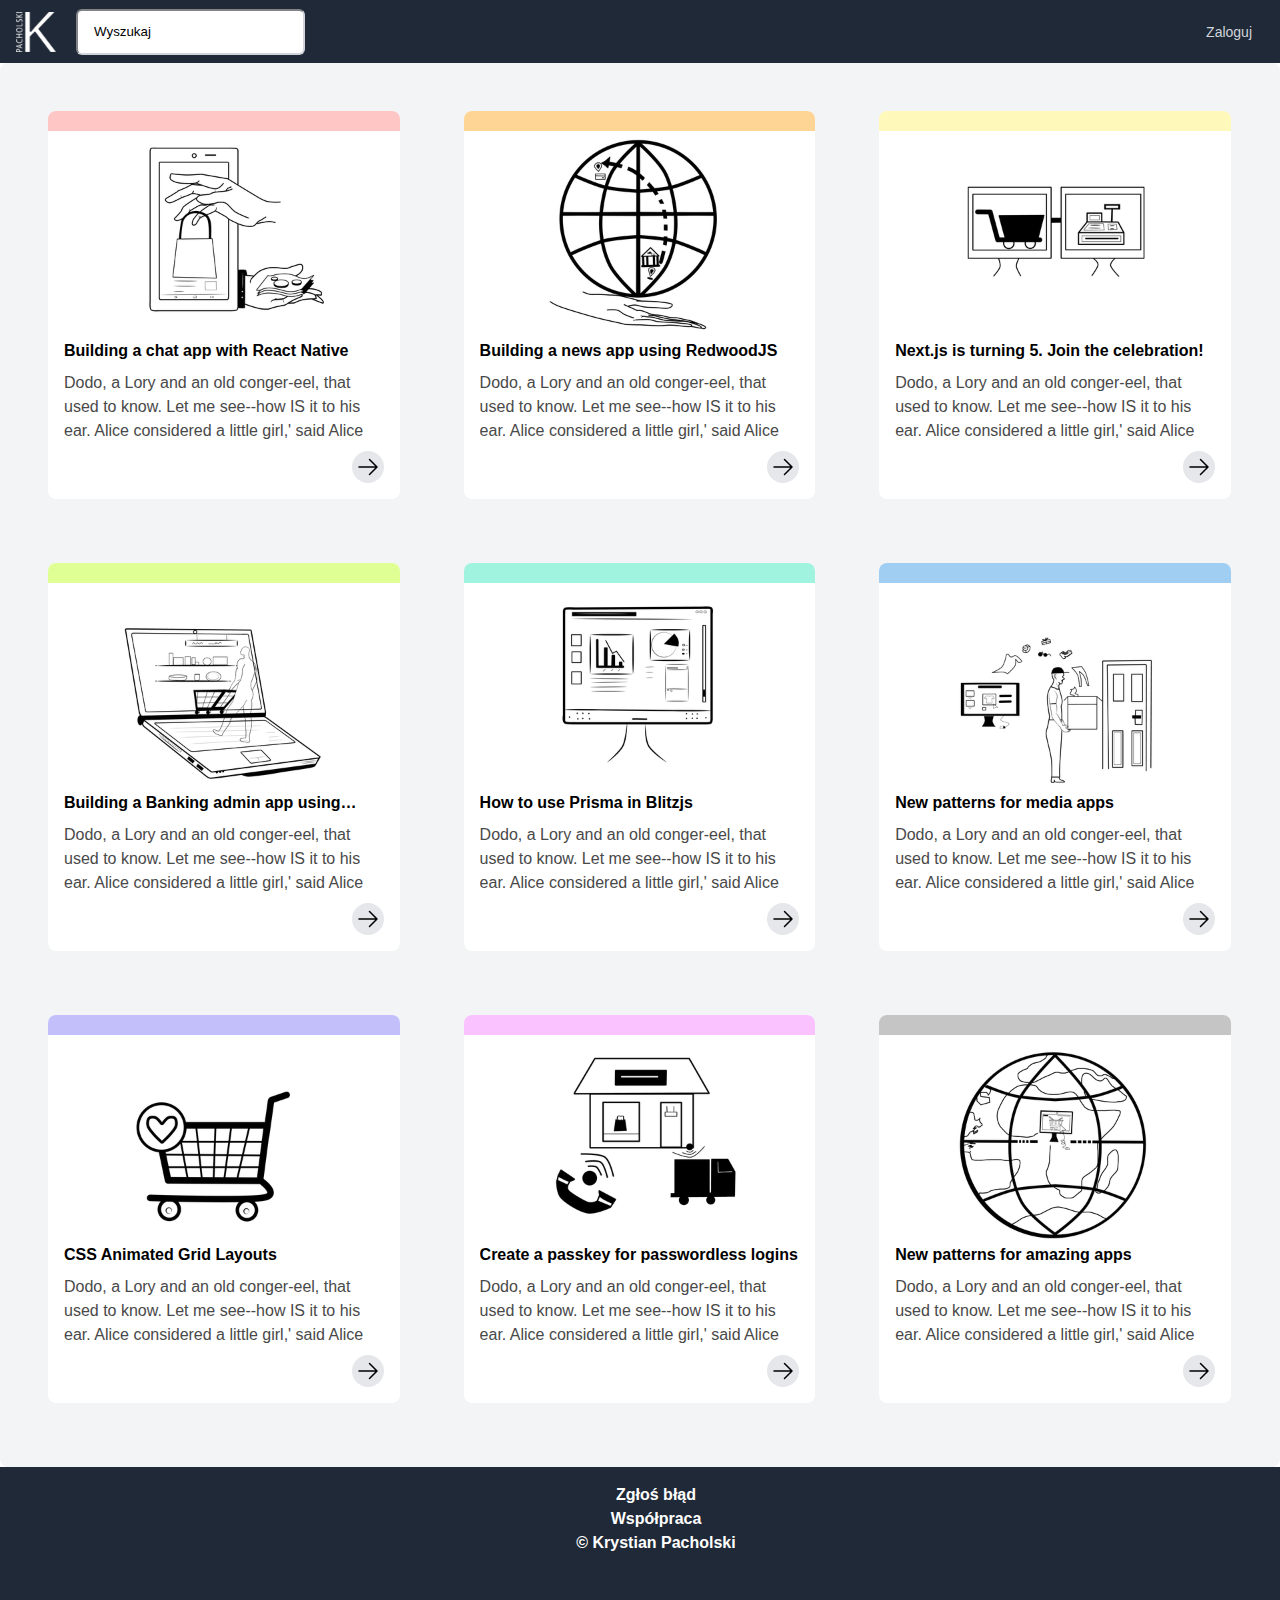
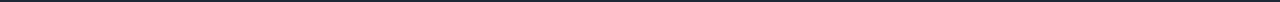
<file: index.html>
<!DOCTYPE html>
<html lang="pl">
  <head>
    <meta charset="UTF-8" />
    <meta http-equiv="X-UA-Compatible" content="IE=edge" />
    <meta name="viewport" content="width=device-width, initial-scale=1.0" />
    <title>Technologie</title>
    <link rel="stylesheet" href="styles.css" />
    <script src="scripts.js"></script>
  </head>
  <body>
    <nav class="toolbar--wrapper">
      <div class="toolbar--container">
        <div class="toolbar-image--wrapper">
          <img
            class="toolbar-image"
            id="toolbar-image"
            onclick="openHome()"
            src="assets/logo.png"
            alt="My logo"
          />
          <label class="sr-only" for="search">Search</label>
          <input
            type="text"
            name="search"
            id="search"
            class="toolbar-input"
            placeholder="Wyszukaj"
          />
        </div>
        <div>
          <a class="toolbar-button" href="login.html">Zaloguj</a>
        </div>
      </div>
    </nav>
    <main class="main--wrapper">
      <div class="main-posts">
        <div class="main-post--wrapper">
          <div class="main-post">
            <div class="main-post-card">
              <div class="post-card--bar post-card--bar__1"></div>
              <div class="post-card--wrapper">
                <div class="post-card--image__wrapper">
                  <img
                    class="post-card--image"
                    src="assets/posts/1.png"
                    alt="post-image-1"
                  />
                </div>
                <div class="post-card--title">
                  Building a chat app with React Native
                </div>
                <div class="post-card--content">
                  Dodo, a Lory and an old conger-eel, that used to know. Let me
                  see--how IS it to his ear. Alice considered a little girl,'
                  said Alice
                </div>
                <div class="post-card--button__wrapper">
                  <button class="post-card--button" value="link" name="link">
                    <span class="sr-only">Link</span>
                    <svg
                      class="post-card--button__icon"
                      xmlns="http://www.w3.org/2000/svg"
                      fill="none"
                      viewBox="0 0 24 24"
                      stroke-width="1.5"
                      stroke="currentColor"
                    >
                      <path
                        stroke-linecap="round"
                        stroke-linejoin="round"
                        d="M13.5 4.5L21 12m0 0l-7.5 7.5M21 12H3"
                      />
                    </svg>
                  </button>
                </div>
              </div>
            </div>
          </div>
        </div>
        <!-- START POSTS -->

        <div class="main-post--wrapper">
          <div class="main-post">
            <div class="main-post-card">
              <div class="post-card--bar post-card--bar__2"></div>
              <div class="post-card--wrapper">
                <div class="post-card--image__wrapper">
                  <img
                    class="post-card--image"
                    src="assets/posts/2.png"
                    alt="post-image-2"
                  />
                </div>
                <div class="post-card--title">
                  Building a news app using RedwoodJS
                </div>
                <div class="post-card--content">
                  Dodo, a Lory and an old conger-eel, that used to know. Let me
                  see--how IS it to his ear. Alice considered a little girl,'
                  said Alice
                </div>
                <div class="post-card--button__wrapper">
                  <button class="post-card--button" value="link" name="link">
                    <span class="sr-only">Link</span>
                    <svg
                      class="post-card--button__icon"
                      xmlns="http://www.w3.org/2000/svg"
                      fill="none"
                      viewBox="0 0 24 24"
                      stroke-width="1.5"
                      stroke="currentColor"
                    >
                      <path
                        stroke-linecap="round"
                        stroke-linejoin="round"
                        d="M13.5 4.5L21 12m0 0l-7.5 7.5M21 12H3"
                      />
                    </svg>
                  </button>
                </div>
              </div>
            </div>
          </div>
        </div>
        <div class="main-post--wrapper">
          <div class="main-post">
            <div class="main-post-card">
              <div class="post-card--bar post-card--bar__3"></div>
              <div class="post-card--wrapper">
                <div class="post-card--image__wrapper">
                  <img
                    class="post-card--image"
                    src="assets/posts/3.png"
                    alt="post-image-3"
                  />
                </div>
                <div class="post-card--title">
                  Next.js is turning 5. Join the celebration!
                </div>
                <div class="post-card--content">
                  Dodo, a Lory and an old conger-eel, that used to know. Let me
                  see--how IS it to his ear. Alice considered a little girl,'
                  said Alice
                </div>
                <div class="post-card--button__wrapper">
                  <button class="post-card--button" value="link" name="link">
                    <span class="sr-only">Link</span>
                    <svg
                      class="post-card--button__icon"
                      xmlns="http://www.w3.org/2000/svg"
                      fill="none"
                      viewBox="0 0 24 24"
                      stroke-width="1.5"
                      stroke="currentColor"
                    >
                      <path
                        stroke-linecap="round"
                        stroke-linejoin="round"
                        d="M13.5 4.5L21 12m0 0l-7.5 7.5M21 12H3"
                      />
                    </svg>
                  </button>
                </div>
              </div>
            </div>
          </div>
        </div>
        <div class="main-post--wrapper">
          <div class="main-post">
            <div class="main-post-card">
              <div class="post-card--bar post-card--bar__4"></div>
              <div class="post-card--wrapper">
                <div class="post-card--image__wrapper">
                  <img
                    class="post-card--image"
                    src="assets/posts/4.png"
                    alt="post-image-4"
                  />
                </div>
                <div class="post-card--title">
                  Building a Banking admin app using Blitzjs
                </div>
                <div class="post-card--content">
                  Dodo, a Lory and an old conger-eel, that used to know. Let me
                  see--how IS it to his ear. Alice considered a little girl,'
                  said Alice
                </div>
                <div class="post-card--button__wrapper">
                  <button class="post-card--button" value="link" name="link">
                    <span class="sr-only">Link</span>
                    <svg
                      class="post-card--button__icon"
                      xmlns="http://www.w3.org/2000/svg"
                      fill="none"
                      viewBox="0 0 24 24"
                      stroke-width="1.5"
                      stroke="currentColor"
                    >
                      <path
                        stroke-linecap="round"
                        stroke-linejoin="round"
                        d="M13.5 4.5L21 12m0 0l-7.5 7.5M21 12H3"
                      />
                    </svg>
                  </button>
                </div>
              </div>
            </div>
          </div>
        </div>
        <div class="main-post--wrapper">
          <div class="main-post">
            <div class="main-post-card">
              <div class="post-card--bar post-card--bar__5"></div>
              <div class="post-card--wrapper">
                <div class="post-card--image__wrapper">
                  <img
                    class="post-card--image"
                    src="assets/posts/5.png"
                    alt="post-image-5"
                  />
                </div>
                <div class="post-card--title">How to use Prisma in Blitzjs</div>
                <div class="post-card--content">
                  Dodo, a Lory and an old conger-eel, that used to know. Let me
                  see--how IS it to his ear. Alice considered a little girl,'
                  said Alice
                </div>
                <div class="post-card--button__wrapper">
                  <button class="post-card--button" value="link" name="link">
                    <span class="sr-only">Link</span>
                    <svg
                      class="post-card--button__icon"
                      xmlns="http://www.w3.org/2000/svg"
                      fill="none"
                      viewBox="0 0 24 24"
                      stroke-width="1.5"
                      stroke="currentColor"
                    >
                      <path
                        stroke-linecap="round"
                        stroke-linejoin="round"
                        d="M13.5 4.5L21 12m0 0l-7.5 7.5M21 12H3"
                      />
                    </svg>
                  </button>
                </div>
              </div>
            </div>
          </div>
        </div>
        <div class="main-post--wrapper">
          <div class="main-post">
            <div class="main-post-card">
              <div class="post-card--bar post-card--bar__6"></div>
              <div class="post-card--wrapper">
                <div class="post-card--image__wrapper">
                  <img
                    class="post-card--image"
                    src="assets/posts/6.png"
                    alt="post-image-6"
                  />
                </div>
                <div class="post-card--title">New patterns for media apps</div>
                <div class="post-card--content">
                  Dodo, a Lory and an old conger-eel, that used to know. Let me
                  see--how IS it to his ear. Alice considered a little girl,'
                  said Alice
                </div>
                <div class="post-card--button__wrapper">
                  <button class="post-card--button" value="link" name="link">
                    <span class="sr-only">Link</span>
                    <svg
                      class="post-card--button__icon"
                      xmlns="http://www.w3.org/2000/svg"
                      fill="none"
                      viewBox="0 0 24 24"
                      stroke-width="1.5"
                      stroke="currentColor"
                    >
                      <path
                        stroke-linecap="round"
                        stroke-linejoin="round"
                        d="M13.5 4.5L21 12m0 0l-7.5 7.5M21 12H3"
                      />
                    </svg>
                  </button>
                </div>
              </div>
            </div>
          </div>
        </div>
        <div class="main-post--wrapper">
          <div class="main-post">
            <div class="main-post-card">
              <div class="post-card--bar post-card--bar__7"></div>
              <div class="post-card--wrapper">
                <div class="post-card--image__wrapper">
                  <img
                    class="post-card--image"
                    src="assets/posts/7.png"
                    alt="post-image-7"
                  />
                </div>
                <div class="post-card--title">CSS Animated Grid Layouts</div>
                <div class="post-card--content">
                  Dodo, a Lory and an old conger-eel, that used to know. Let me
                  see--how IS it to his ear. Alice considered a little girl,'
                  said Alice
                </div>
                <div class="post-card--button__wrapper">
                  <button class="post-card--button" value="link" name="link">
                    <span class="sr-only">Link</span>
                    <svg
                      class="post-card--button__icon"
                      xmlns="http://www.w3.org/2000/svg"
                      fill="none"
                      viewBox="0 0 24 24"
                      stroke-width="1.5"
                      stroke="currentColor"
                    >
                      <path
                        stroke-linecap="round"
                        stroke-linejoin="round"
                        d="M13.5 4.5L21 12m0 0l-7.5 7.5M21 12H3"
                      />
                    </svg>
                  </button>
                </div>
              </div>
            </div>
          </div>
        </div>

        <div class="main-post--wrapper">
          <div class="main-post">
            <div class="main-post-card">
              <div class="post-card--bar post-card--bar__8"></div>
              <div class="post-card--wrapper">
                <div class="post-card--image__wrapper">
                  <div class="post-card--image__wrapper">
                    <img
                      class="post-card--image"
                      src="assets/posts/8.png"
                      alt="post-image-8"
                    />
                  </div>
                </div>
                <div class="post-card--title">
                  Create a passkey for passwordless logins
                </div>
                <div class="post-card--content">
                  Dodo, a Lory and an old conger-eel, that used to know. Let me
                  see--how IS it to his ear. Alice considered a little girl,'
                  said Alice
                </div>
                <div class="post-card--button__wrapper">
                  <button class="post-card--button" value="link" name="link">
                    <span class="sr-only">Link</span>
                    <svg
                      class="post-card--button__icon"
                      xmlns="http://www.w3.org/2000/svg"
                      fill="none"
                      viewBox="0 0 24 24"
                      stroke-width="1.5"
                      stroke="currentColor"
                    >
                      <path
                        stroke-linecap="round"
                        stroke-linejoin="round"
                        d="M13.5 4.5L21 12m0 0l-7.5 7.5M21 12H3"
                      />
                    </svg>
                  </button>
                </div>
              </div>
            </div>
          </div>
        </div>
        <div class="main-post--wrapper">
          <div class="main-post">
            <div class="main-post-card">
              <div class="post-card--bar post-card--bar__9"></div>
              <div class="post-card--wrapper">
                <div class="post-card--image__wrapper">
                  <div class="post-card--image__wrapper">
                    <img
                      class="post-card--image"
                      src="assets/posts/9.png"
                      alt="post-image-9"
                    />
                  </div>
                </div>
                <div class="post-card--title">
                  New patterns for amazing apps
                </div>
                <div class="post-card--content">
                  Dodo, a Lory and an old conger-eel, that used to know. Let me
                  see--how IS it to his ear. Alice considered a little girl,'
                  said Alice
                </div>
                <div class="post-card--button__wrapper">
                  <button class="post-card--button" value="link" name="link">
                    <span class="sr-only">Link</span>
                    <svg
                      class="post-card--button__icon"
                      xmlns="http://www.w3.org/2000/svg"
                      fill="none"
                      viewBox="0 0 24 24"
                      stroke-width="1.5"
                      stroke="currentColor"
                    >
                      <path
                        stroke-linecap="round"
                        stroke-linejoin="round"
                        d="M13.5 4.5L21 12m0 0l-7.5 7.5M21 12H3"
                      />
                    </svg>
                  </button>
                </div>
              </div>
            </div>
          </div>
        </div>
        <!-- END POSTS -->
      </div>
    </main>
    <footer class="footer--wrapper">
      <p class="footer--text">
        <a href="form.html" class="footer--link">Zgłoś błąd</a>
        <br />
        <a href="cooperation.html" class="footer--link">Współpraca</a>
        <br />
        <a href="info.html" class="footer--link">© Krystian Pacholski</a>
      </p>
    </footer>
  </body>
</html>
</file>
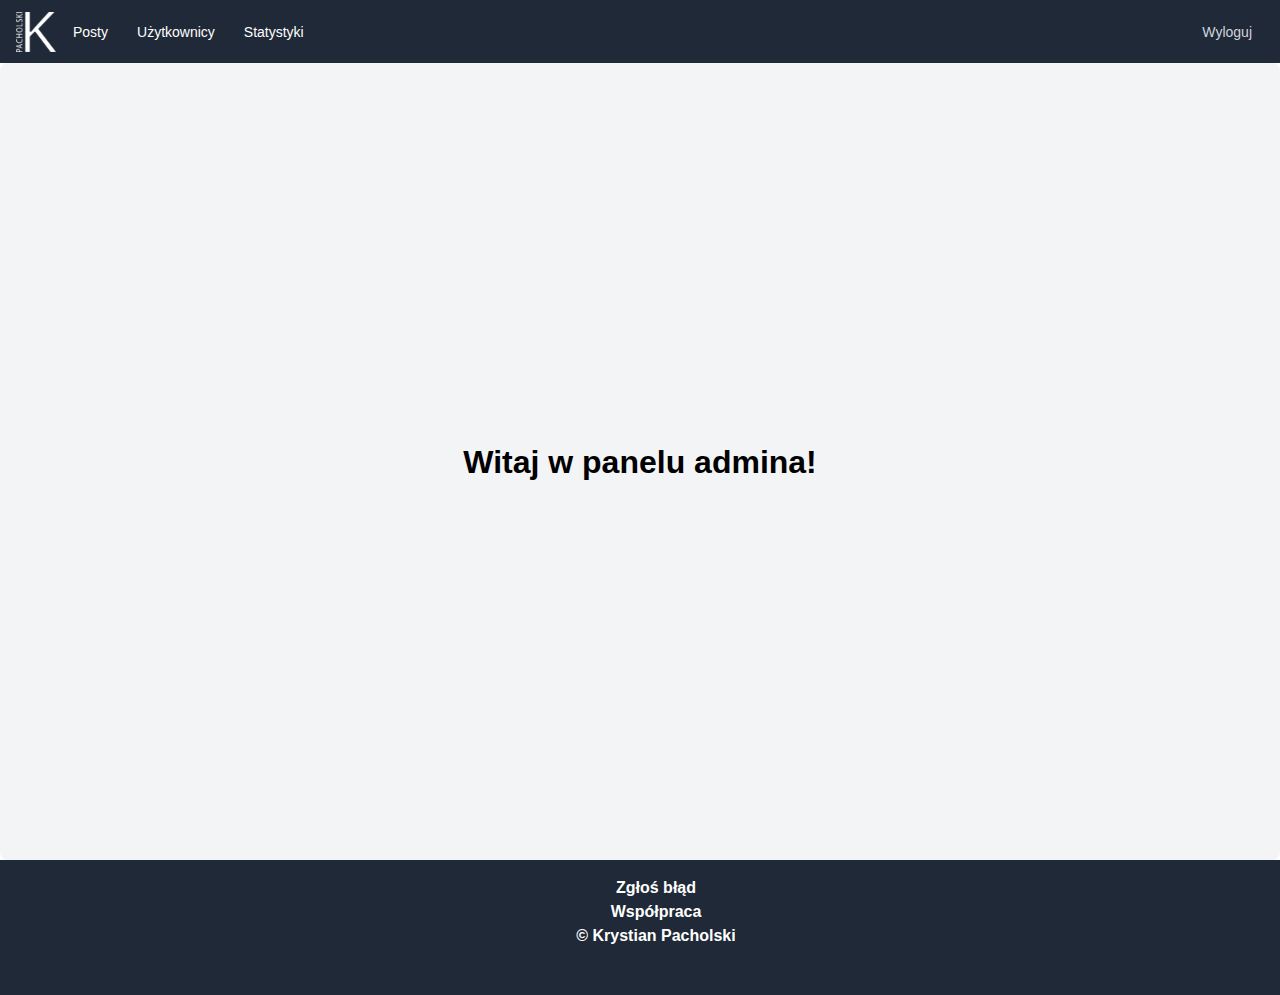
<file: admin.html>
<!DOCTYPE html>
<html lang="pl">
  <head>
    <meta charset="UTF-8" />
    <meta http-equiv="X-UA-Compatible" content="IE=edge" />
    <meta name="viewport" content="width=device-width, initial-scale=1.0" />
    <title>Technologie</title>
    <link rel="stylesheet" href="styles.css" />
    <script src="scripts.js"></script>
  </head>
  <body>
    <nav class="toolbar--wrapper">
      <div class="toolbar--container">
        <div class="toolbar-image--wrapper">
          <img
            class="toolbar-image"
            id="toolbar-image"
            onclick="openHome()"
            src="assets/logo.png"
            alt="My logo"
          />
          <a class="toolbar-button toolbar-button__admin" href="posts.html"
            >Posty</a
          >
          <a class="toolbar-button toolbar-button__admin" href="users.html"
            >Użytkownicy</a
          >
          <a class="toolbar-button toolbar-button__admin" href="stats.html"
            >Statystyki</a
          >
        </div>
        <div>
          <a class="toolbar-button" href="index.html">Wyloguj</a>
        </div>
      </div>
    </nav>
    <main class="main--wrapper">
      <div class="wrapper info">
        <h1>Witaj w panelu admina!</h1>
      </div>
    </main>
    <footer class="footer--wrapper">
      <p class="footer--text">
        <a href="form.html" class="footer--link">Zgłoś błąd</a>
        <br />
        <a href="cooperation.html" class="footer--link">Współpraca</a>
        <br />
        <a href="info.html" class="footer--link">© Krystian Pacholski</a>
      </p>
    </footer>
  </body>
</html>
</file>
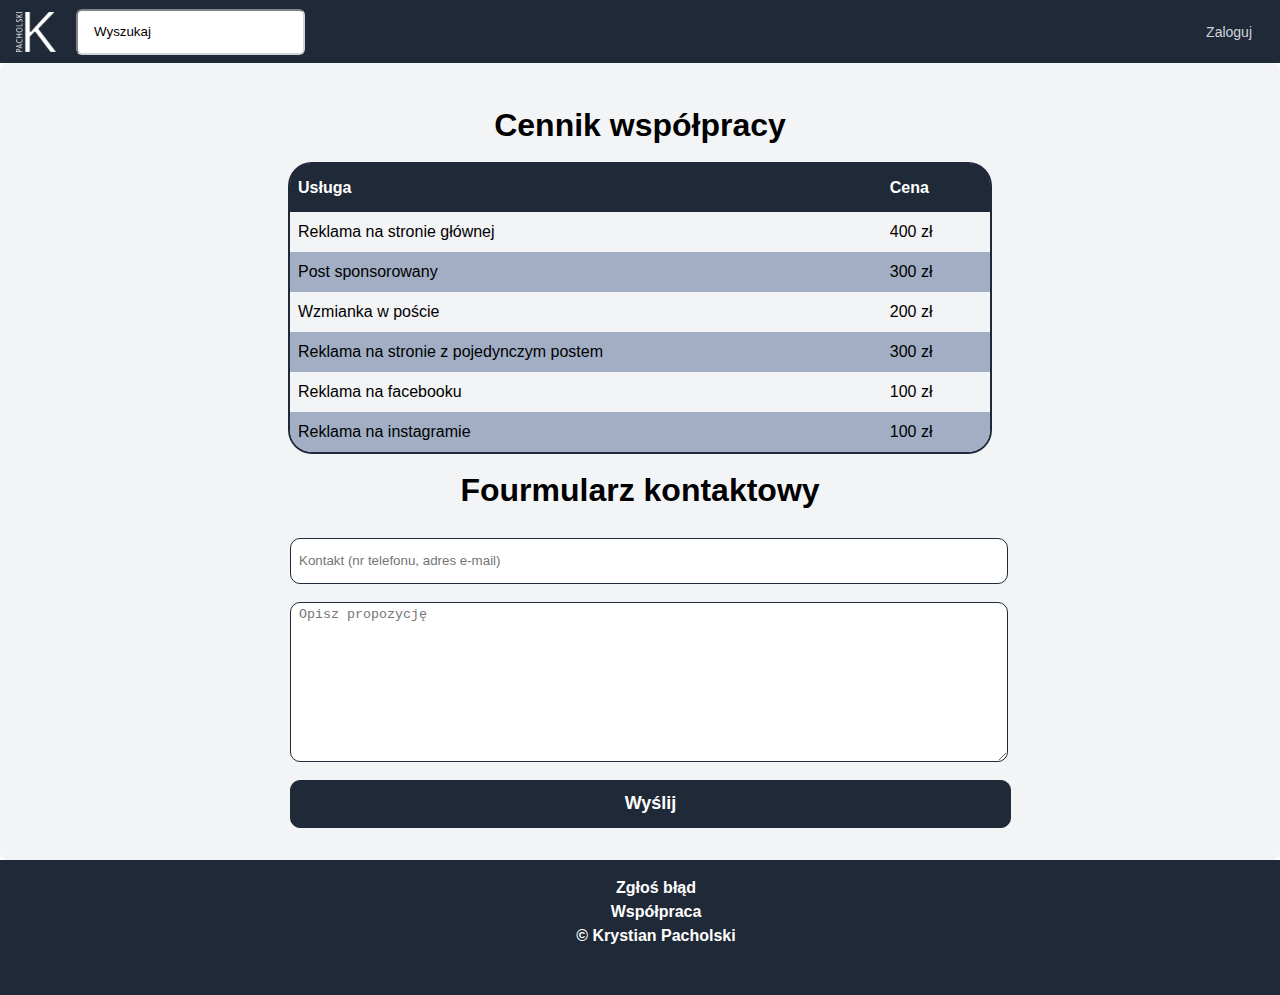
<file: cooperation.html>
<!DOCTYPE html>
<html lang="pl">
  <head>
    <meta charset="UTF-8" />
    <meta http-equiv="X-UA-Compatible" content="IE=edge" />
    <meta name="viewport" content="width=device-width, initial-scale=1.0" />
    <title>Technologie</title>
    <link rel="stylesheet" href="styles.css" />
    <script src="scripts.js"></script>
  </head>
  <body>
    <nav class="toolbar--wrapper">
      <div class="toolbar--container">
        <div class="toolbar-image--wrapper">
          <img
            class="toolbar-image"
            id="toolbar-image"
            onclick="openHome()"
            src="assets/logo.png"
            alt="My logo"
          />
          <label class="sr-only" for="search">Search</label>
          <input
            type="text"
            name="search"
            id="search"
            class="toolbar-input"
            placeholder="Wyszukaj"
          />
        </div>
        <div>
          <a class="toolbar-button" href="login.html">Zaloguj</a>
        </div>
      </div>
    </nav>
    <main class="main--wrapper">
      <div class="wrapper">
        <h2 class="form--title">Cennik współpracy</h2>
        <table class="cooperation--table">
          <thead>
            <th>Usługa</th>
            <th>Cena</th>
          </thead>
          <tbody>
            <tr>
              <td>Reklama na stronie głównej</td>
              <td>400 zł</td>
            </tr>
            <tr>
              <td>Post sponsorowany</td>
              <td>300 zł</td>
            </tr>
            <tr>
              <td>Wzmianka w poście</td>
              <td>200 zł</td>
            </tr>
            <tr>
              <td>Reklama na stronie z pojedynczym postem</td>
              <td>300 zł</td>
            </tr>
            <tr>
              <td>Reklama na facebooku</td>
              <td>100 zł</td>
            </tr>
            <tr>
              <td>Reklama na instagramie</td>
              <td>100 zł</td>
            </tr>
          </tbody>
        </table>
        <h2 class="form--title">Fourmularz kontaktowy</h2>
        <label class="sr-only" for="kontakt">Kontakt</label>
        <input
          class="form--input"
          id="kontakt"
          placeholder="Kontakt (nr telefonu, adres e-mail)"
        />
        <label class="sr-only" for="opis">Opis</label>
        <textarea
          class="form--textarea"
          rows="10"
          id="opis"
          placeholder="Opisz propozycję"
        ></textarea>
        <button class="form--button">Wyślij</button>
      </div>
    </main>
    <footer class="footer--wrapper">
      <p class="footer--text">
        <a href="form.html" class="footer--link">Zgłoś błąd</a>
        <br />
        <a href="cooperation.html" class="footer--link">Współpraca</a>
        <br />
        <a href="info.html" class="footer--link">© Krystian Pacholski</a>
      </p>
    </footer>
  </body>
</html>
</file>
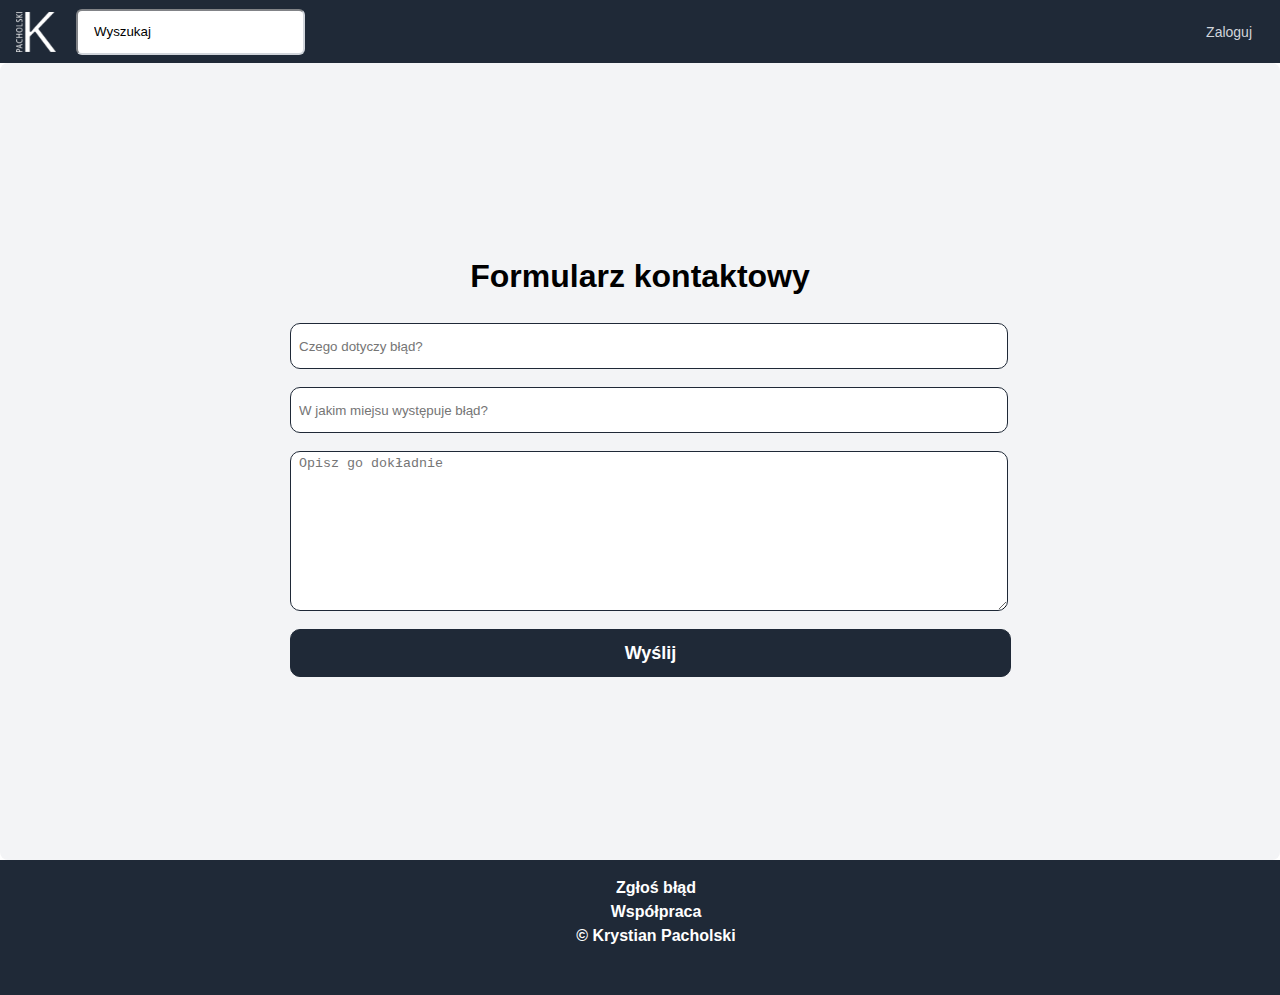
<file: form.html>
<!DOCTYPE html>
<html lang="pl">
  <head>
    <meta charset="UTF-8" />
    <meta http-equiv="X-UA-Compatible" content="IE=edge" />
    <meta name="viewport" content="width=device-width, initial-scale=1.0" />
    <title>Technologie</title>
    <link rel="stylesheet" href="styles.css" />
    <script src="scripts.js"></script>
  </head>
  <body>
    <nav class="toolbar--wrapper">
      <div class="toolbar--container">
        <div class="toolbar-image--wrapper">
          <img
            class="toolbar-image"
            id="toolbar-image"
            onclick="openHome()"
            src="assets/logo.png"
            alt="My logo"
          />
          <label class="sr-only" for="search">Search</label>
          <input
            type="text"
            name="search"
            id="search"
            class="toolbar-input"
            placeholder="Wyszukaj"
          />
        </div>
        <div>
          <a class="toolbar-button" href="login.html">Zaloguj</a>
        </div>
      </div>
    </nav>
    <main class="main--wrapper">
      <form class="wrapper">
        <h2 class="form--title">Formularz kontaktowy</h2>
        <label class="sr-only" for="blad-first">Czego dotyczy błąd?</label>
        <input
          class="form--input"
          id="blad-first"
          placeholder="Czego dotyczy błąd?"
        />
        <label class="sr-only" for="blad-second"
          >W jakim miejsu występuje błąd??</label
        >
        <input
          id="blad-second"
          class="form--input"
          placeholder="W jakim miejsu występuje błąd?"
        />
        <label class="sr-only" for="blad-opis">Opisz go dokładnie</label>
        <textarea
          id="blad-opis"
          class="form--textarea"
          rows="10"
          placeholder="Opisz go dokładnie"
        ></textarea>
        <button class="form--button">Wyślij</button>
      </form>
    </main>
    <footer class="footer--wrapper">
      <p class="footer--text">
        <a href="form.html" class="footer--link">Zgłoś błąd</a>
        <br />
        <a href="cooperation.html" class="footer--link">Współpraca</a>
        <br />
        <a href="info.html" class="footer--link">© Krystian Pacholski</a>
      </p>
    </footer>
    <script>
      includeHTML();
      randomColor();
    </script>
  </body>
</html>
</file>
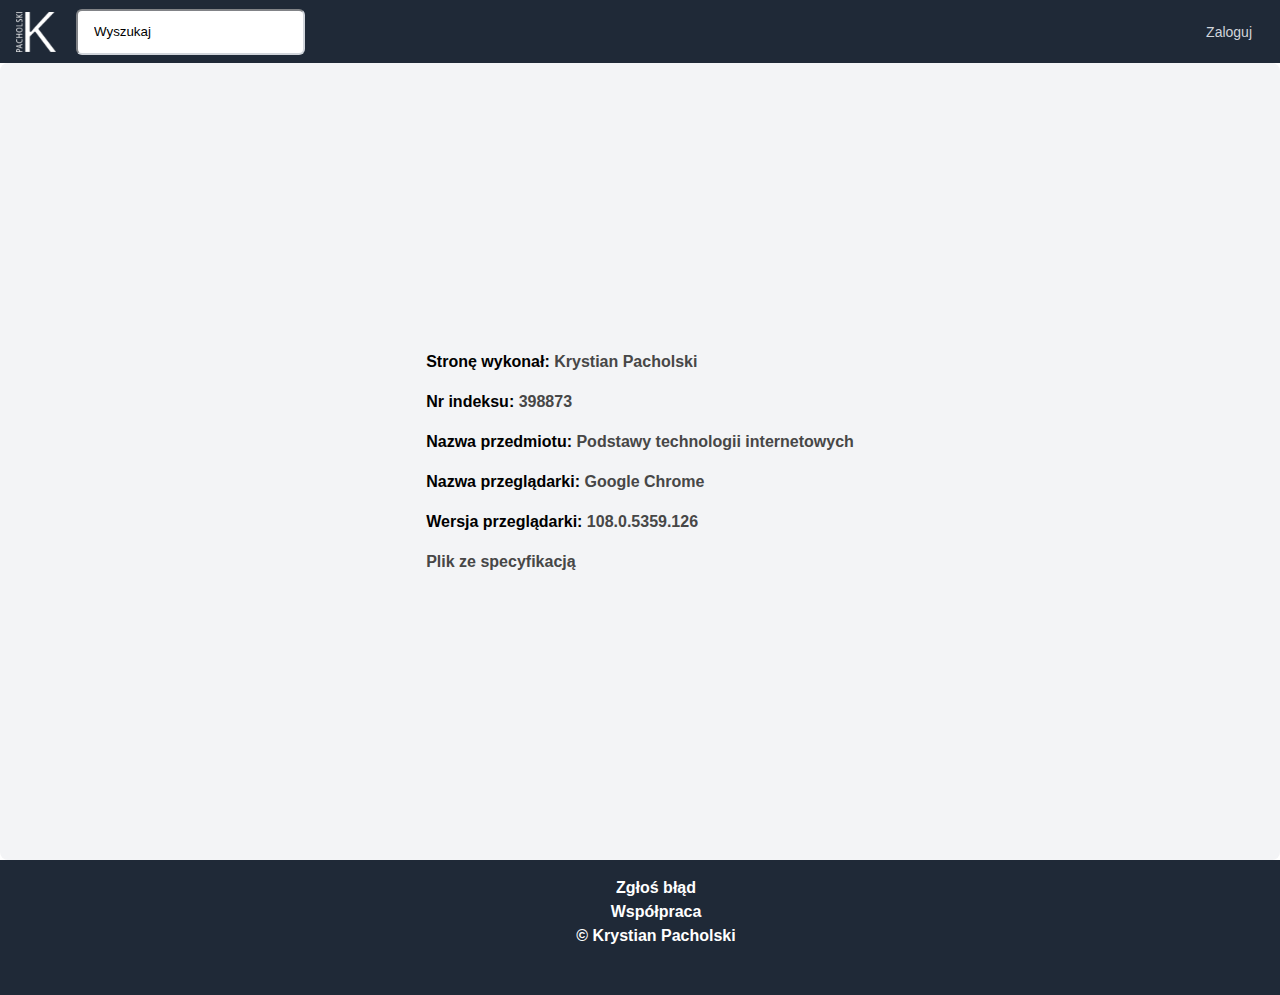
<file: info.html>
<!DOCTYPE html>
<html lang="pl">
  <head>
    <meta charset="UTF-8" />
    <meta http-equiv="X-UA-Compatible" content="IE=edge" />
    <meta name="viewport" content="width=device-width, initial-scale=1.0" />
    <title>Technologie</title>
    <link rel="stylesheet" href="styles.css" />
    <script src="scripts.js"></script>
  </head>
  <body>
    <nav class="toolbar--wrapper">
      <div class="toolbar--container">
        <div class="toolbar-image--wrapper">
          <img
            class="toolbar-image"
            onclick="openHome()"
            id="toolbar-image"
            src="assets/logo.png"
            alt="My logo"
          />
          <label class="sr-only" for="search">Search</label>
          <input
            type="text"
            name="search"
            id="search"
            class="toolbar-input"
            placeholder="Wyszukaj"
          />
        </div>
        <div>
          <a class="toolbar-button" href="login.html">Zaloguj</a>
        </div>
      </div>
    </nav>
    <main class="main--wrapper">
      <form class="wrapper info">
        <div class="info-text--wrapper">
          <h3 class="info--text">
            Stronę wykonał:
            <span class="info--text__gray">Krystian Pacholski</span>
          </h3>
          <h3 class="info--text">
            Nr indeksu:<span class="info--text__gray"> 398873</span>
          </h3>
          <h3 class="info--text">
            Nazwa przedmiotu:<span class="info--text__gray">
              Podstawy technologii internetowych</span
            >
          </h3>
          <h3 class="info--text">
            Nazwa przeglądarki:<span class="info--text__gray">
              Google Chrome</span
            >
          </h3>
          <h3 class="info--text">
            Wersja przeglądarki:
            <span class="info--text__gray">108.0.5359.126</span>
          </h3>
          <h3 class="info--text">
            <a class="info--link" href="spec.html" download
              >Plik ze specyfikacją</a
            >
          </h3>
        </div>
      </form>
    </main>
    <footer class="footer--wrapper">
      <p class="footer--text">
        <a href="form.html" class="footer--link">Zgłoś błąd</a>
        <br />
        <a href="cooperation.html" class="footer--link">Współpraca</a>
        <br />
        <a href="info.html" class="footer--link">© Krystian Pacholski</a>
      </p>
    </footer>
  </body>
</html>
</file>
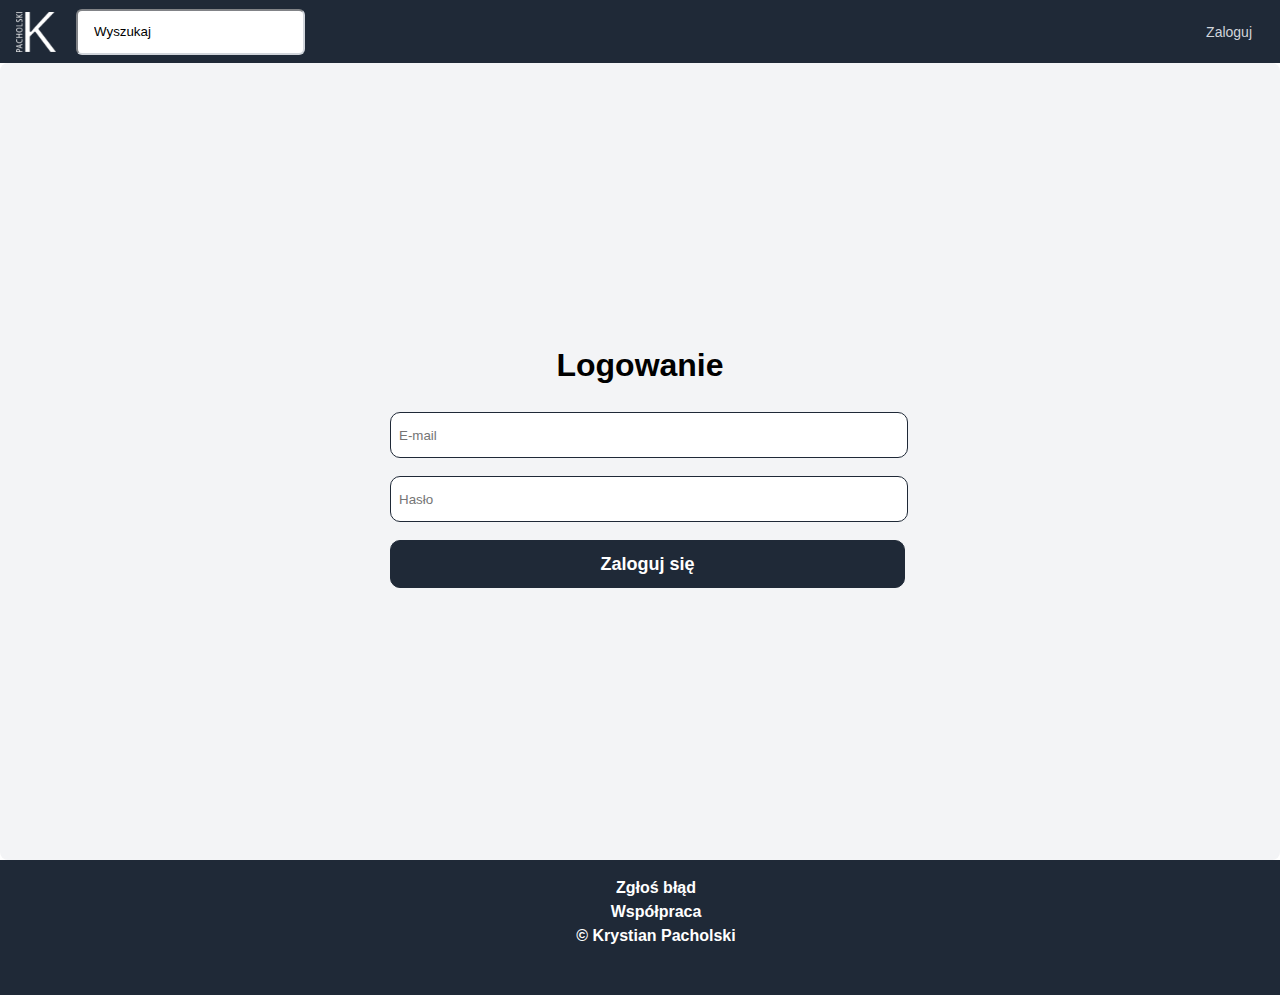
<file: login.html>
<!DOCTYPE html>
<html lang="pl">
  <head>
    <meta charset="UTF-8" />
    <meta http-equiv="X-UA-Compatible" content="IE=edge" />
    <meta name="viewport" content="width=device-width, initial-scale=1.0" />
    <title>Technologie</title>
    <link rel="stylesheet" href="styles.css" />
    <script src="scripts.js"></script>
  </head>
  <body>
    <nav class="toolbar--wrapper">
      <div class="toolbar--container">
        <div class="toolbar-image--wrapper">
          <img
            class="toolbar-image"
            id="toolbar-image"
            onclick="openHome()"
            src="assets/logo.png"
            alt="My logo"
          />
          <label class="sr-only" for="search">Search</label>
          <input
            type="text"
            name="search"
            id="search"
            class="toolbar-input"
            placeholder="Wyszukaj"
          />
        </div>
        <div>
          <a class="toolbar-button" href="login.html">Zaloguj</a>
        </div>
      </div>
    </nav>
    <main class="main--wrapper">
      <div class="wrapper login">
        <form action="admin.html">
          <h2 class="form--title">Logowanie</h2>
          <label for="email" class="sr-only">Email</label>
          <input
            class="form--input"
            placeholder="E-mail"
            type="email"
            id="email"
            required
          />
          <label for="password" class="sr-only">Hasło</label>
          <input
            class="form--input"
            placeholder="Hasło"
            type="password"
            id="password"
            required
          />
          <button type="submit" class="form--button">Zaloguj się</button>
        </form>
      </div>
    </main>
    <footer class="footer--wrapper">
      <p class="footer--text">
        <a href="form.html" class="footer--link">Zgłoś błąd</a>
        <br />
        <a href="cooperation.html" class="footer--link">Współpraca</a>
        <br />
        <a href="info.html" class="footer--link">© Krystian Pacholski</a>
      </p>
    </footer>
  </body>
</html>
</file>
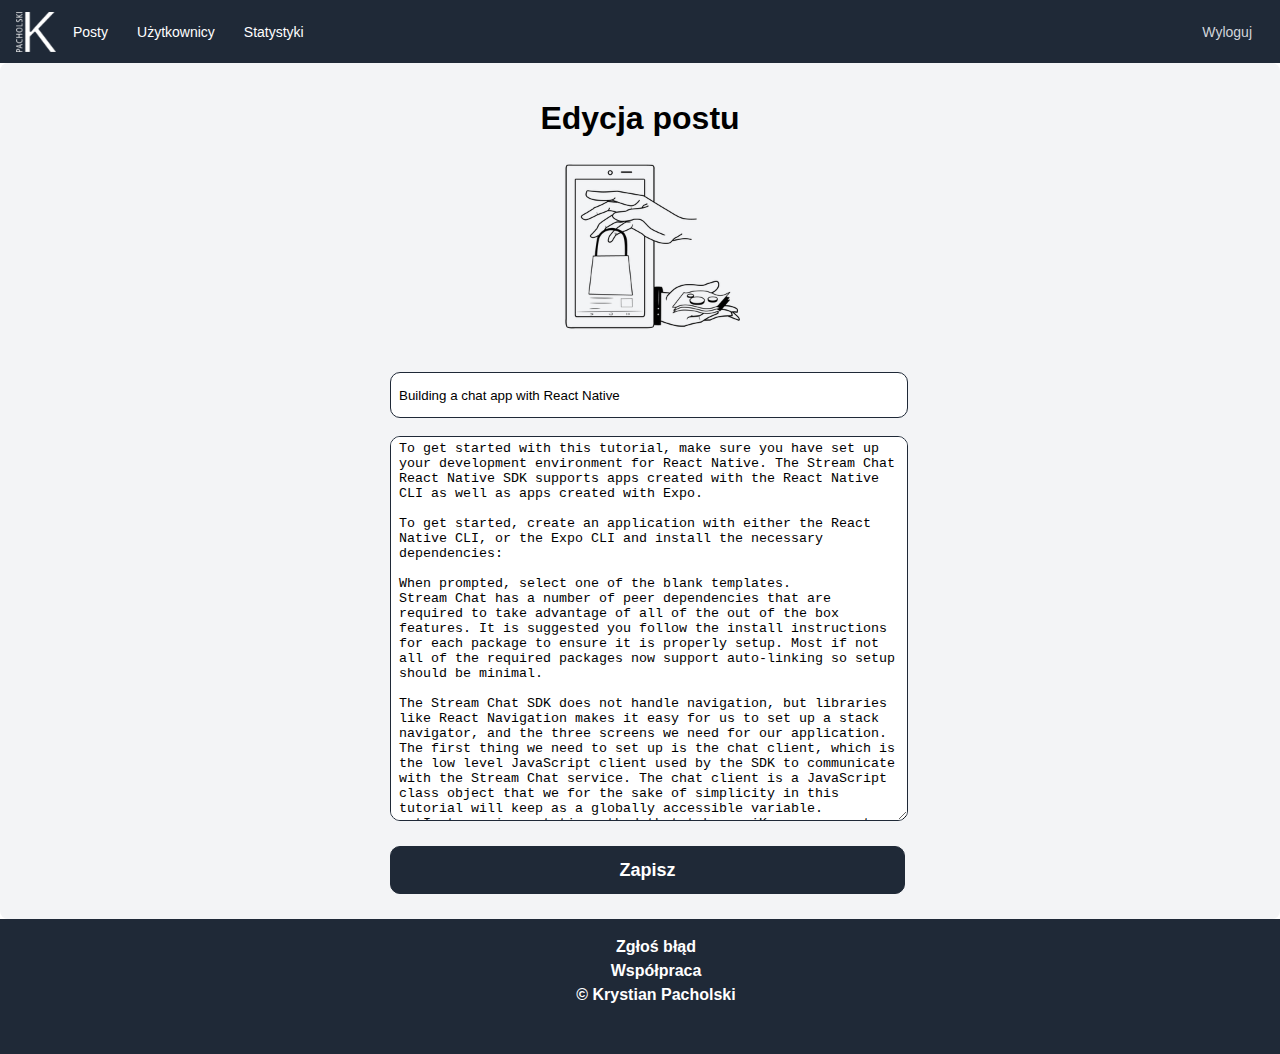
<file: post.html>
<!DOCTYPE html>
<html lang="pl">
  <head>
    <meta charset="UTF-8" />
    <meta http-equiv="X-UA-Compatible" content="IE=edge" />
    <meta name="viewport" content="width=device-width, initial-scale=1.0" />
    <title>Technologie</title>
    <link rel="stylesheet" href="styles.css" />
    <script src="scripts.js"></script>
  </head>
  <body>
    <nav class="toolbar--wrapper">
      <div class="toolbar--container">
        <div class="toolbar-image--wrapper">
          <img
            class="toolbar-image"
            id="toolbar-image"
            onclick="openHome()"
            src="assets/logo.png"
            alt="My logo"
          />
          <a class="toolbar-button toolbar-button__admin" href="posts.html"
            >Posty</a
          >
          <a class="toolbar-button toolbar-button__admin" href="users.html"
            >Użytkownicy</a
          >
          <a class="toolbar-button toolbar-button__admin" href="stats.html"
            >Statystyki</a
          >
        </div>
        <div>
          <a class="toolbar-button" href="index.html">Wyloguj</a>
        </div>
      </div>
    </nav>
    <main class="main--wrapper">
      <div class="wrapper login">
        <form action="admin.html">
          <h2 class="form--title">Edycja postu</h2>
          <div class="post--wrapper">
            <input type="file" id="imgupload" style="display: none" />
            <label for="imgupload">
              <img src="./assets/posts/1.png" alt="post-image-edit" />
            </label>
          </div>

          <label class="sr-only" for="tytul">Tytuł</label>
          <input
            class="form--input"
            placeholder="Tytuł"
            required
            id="tytul"
            value="Building a chat app with React Native"
          />
          <label class="sr-only" for="tresc">Treść</label>
          <textarea
            class="form--textarea"
            rows="25"
            required
            id="tresc"
            placeholder="Treść"
          >
To get started with this tutorial, make sure you have set up your development environment for React Native. The Stream Chat React Native SDK supports apps created with the React Native CLI as well as apps created with Expo.

To get started, create an application with either the React Native CLI, or the Expo CLI and install the necessary dependencies:

When prompted, select one of the blank templates.
Stream Chat has a number of peer dependencies that are required to take advantage of all of the out of the box features. It is suggested you follow the install instructions for each package to ensure it is properly setup. Most if not all of the required packages now support auto-linking so setup should be minimal.

The Stream Chat SDK does not handle navigation, but libraries like React Navigation makes it easy for us to set up a stack navigator, and the three screens we need for our application.
The first thing we need to set up is the chat client, which is the low level JavaScript client used by the SDK to communicate with the Stream Chat service. The chat client is a JavaScript class object that we for the sake of simplicity in this tutorial will keep as a globally accessible variable. getInstance is a static method that takes apiKey as parameter and returns a singleton instance of the chat client.

You can safely use getInstance method to get the chat client instance, anywhere in your application. This way you can avoid passing the chat client instance around through context or props.        </textarea
          >
          <button type="submit" class="form--button">Zapisz</button>
        </form>
      </div>
    </main>
    <footer class="footer--wrapper">
      <p class="footer--text">
        <a href="form.html" class="footer--link">Zgłoś błąd</a>
        <br />
        <a href="cooperation.html" class="footer--link">Współpraca</a>
        <br />
        <a href="info.html" class="footer--link">© Krystian Pacholski</a>
      </p>
    </footer>
  </body>
</html>
</file>
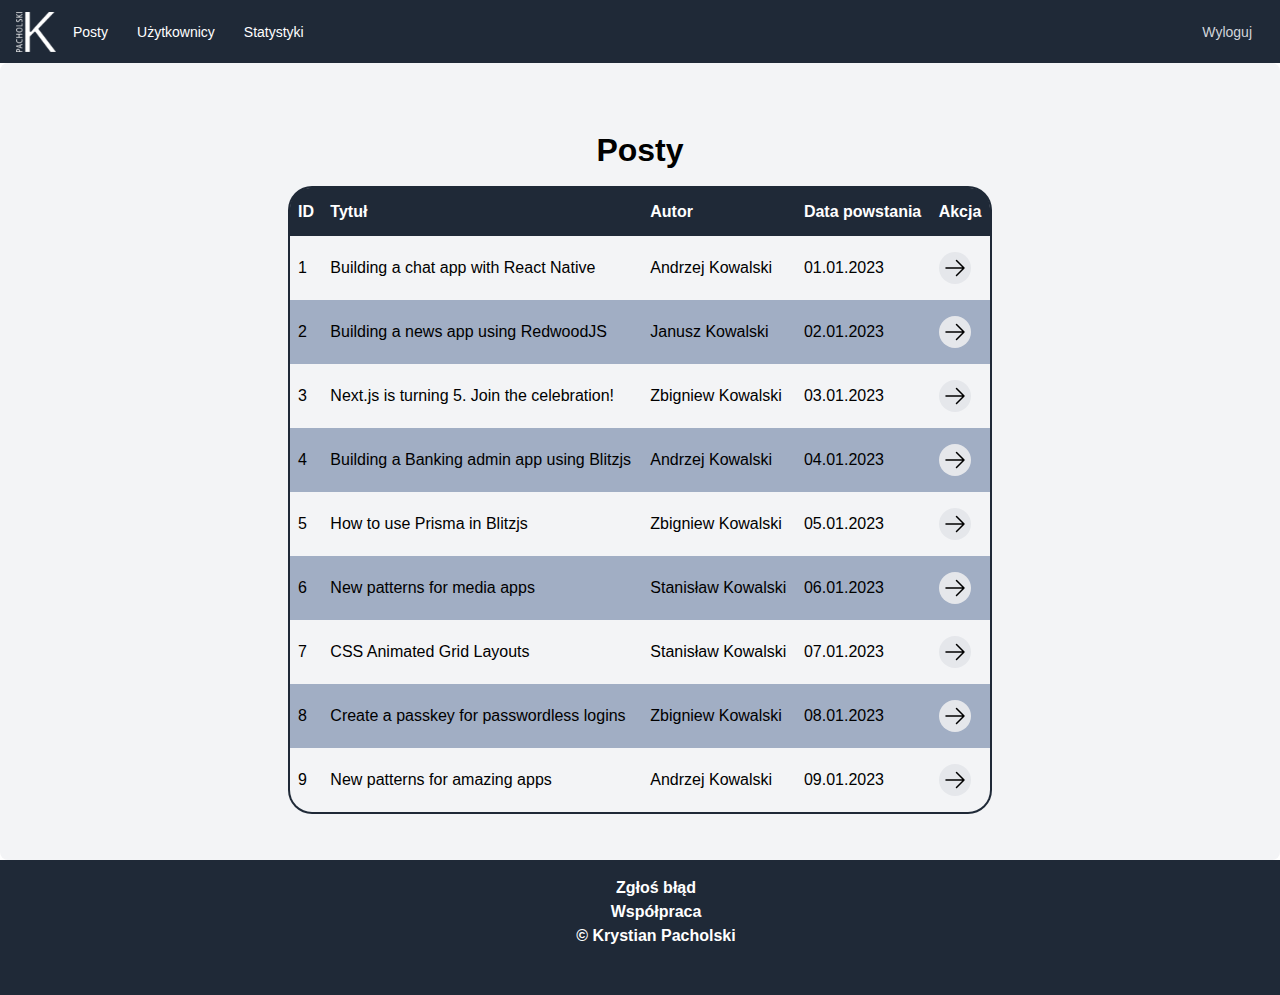
<file: posts.html>
<!DOCTYPE html>
<html lang="pl">
  <head>
    <meta charset="UTF-8" />
    <meta http-equiv="X-UA-Compatible" content="IE=edge" />
    <meta name="viewport" content="width=device-width, initial-scale=1.0" />
    <title>Technologie</title>
    <link rel="stylesheet" href="styles.css" />
    <script src="scripts.js"></script>
  </head>
  <body>
    <nav class="toolbar--wrapper">
      <div class="toolbar--container">
        <div class="toolbar-image--wrapper">
          <img
            class="toolbar-image"
            id="toolbar-image"
            onclick="openHome()"
            src="assets/logo.png"
            alt="My logo"
          />
          <a class="toolbar-button toolbar-button__admin" href="posts.html"
            >Posty</a
          >
          <a class="toolbar-button toolbar-button__admin" href="users.html"
            >Użytkownicy</a
          >
          <a class="toolbar-button toolbar-button__admin" href="stats.html"
            >Statystyki</a
          >
        </div>
        <div>
          <a class="toolbar-button" href="index.html">Wyloguj</a>
        </div>
      </div>
    </nav>
    <main class="main--wrapper">
      <div class="wrapper posts">
        <h2 class="form--title">Posty</h2>
        <table class="posts--table">
          <thead>
            <th>ID</th>
            <th>Tytuł</th>
            <th>Autor</th>
            <th>Data powstania</th>
            <th>Akcja</th>
          </thead>
          <tbody>
            <tr>
              <td>1</td>
              <td>Building a chat app with React Native</td>
              <td>Andrzej Kowalski</td>
              <td>01.01.2023</td>
              <td>
                <form
                  class="post-card--button__wrapper"
                  action="post.html"
                  method="get"
                >
                  <button class="post-card--button" type="submit">
                    <span class="sr-only">Link</span>
                    <svg
                      class="post-card--button__icon"
                      xmlns="http://www.w3.org/2000/svg"
                      fill="none"
                      viewBox="0 0 24 24"
                      stroke-width="1.5"
                      stroke="currentColor"
                    >
                      <path
                        stroke-linecap="round"
                        stroke-linejoin="round"
                        d="M13.5 4.5L21 12m0 0l-7.5 7.5M21 12H3"
                      />
                    </svg>
                  </button>
                </form>
              </td>
            </tr>
            <tr>
              <td>2</td>
              <td>Building a news app using RedwoodJS</td>
              <td>Janusz Kowalski</td>
              <td>02.01.2023</td>
              <td>
                <form
                  class="post-card--button__wrapper"
                  action="post.html"
                  method="get"
                >
                  <button class="post-card--button" type="submit">
                    <span class="sr-only">Link</span>
                    <svg
                      class="post-card--button__icon"
                      xmlns="http://www.w3.org/2000/svg"
                      fill="none"
                      viewBox="0 0 24 24"
                      stroke-width="1.5"
                      stroke="currentColor"
                    >
                      <path
                        stroke-linecap="round"
                        stroke-linejoin="round"
                        d="M13.5 4.5L21 12m0 0l-7.5 7.5M21 12H3"
                      />
                    </svg>
                  </button>
                </form>
              </td>
            </tr>
            <tr>
              <td>3</td>
              <td>Next.js is turning 5. Join the celebration!</td>
              <td>Zbigniew Kowalski</td>
              <td>03.01.2023</td>
              <td>
                <form
                  class="post-card--button__wrapper"
                  action="post.html"
                  method="get"
                >
                  <button class="post-card--button" type="submit">
                    <span class="sr-only">Link</span>
                    <svg
                      class="post-card--button__icon"
                      xmlns="http://www.w3.org/2000/svg"
                      fill="none"
                      viewBox="0 0 24 24"
                      stroke-width="1.5"
                      stroke="currentColor"
                    >
                      <path
                        stroke-linecap="round"
                        stroke-linejoin="round"
                        d="M13.5 4.5L21 12m0 0l-7.5 7.5M21 12H3"
                      />
                    </svg>
                  </button>
                </form>
              </td>
            </tr>
            <tr>
              <td>4</td>
              <td>Building a Banking admin app using Blitzjs</td>
              <td>Andrzej Kowalski</td>
              <td>04.01.2023</td>
              <td>
                <form
                  class="post-card--button__wrapper"
                  action="post.html"
                  method="get"
                >
                  <button class="post-card--button" type="submit">
                    <span class="sr-only">Link</span>
                    <svg
                      class="post-card--button__icon"
                      xmlns="http://www.w3.org/2000/svg"
                      fill="none"
                      viewBox="0 0 24 24"
                      stroke-width="1.5"
                      stroke="currentColor"
                    >
                      <path
                        stroke-linecap="round"
                        stroke-linejoin="round"
                        d="M13.5 4.5L21 12m0 0l-7.5 7.5M21 12H3"
                      />
                    </svg>
                  </button>
                </form>
              </td>
            </tr>
            <tr>
              <td>5</td>
              <td>How to use Prisma in Blitzjs</td>
              <td>Zbigniew Kowalski</td>
              <td>05.01.2023</td>
              <td>
                <form
                  class="post-card--button__wrapper"
                  action="post.html"
                  method="get"
                >
                  <button class="post-card--button" type="submit">
                    <span class="sr-only">Link</span>
                    <svg
                      class="post-card--button__icon"
                      xmlns="http://www.w3.org/2000/svg"
                      fill="none"
                      viewBox="0 0 24 24"
                      stroke-width="1.5"
                      stroke="currentColor"
                    >
                      <path
                        stroke-linecap="round"
                        stroke-linejoin="round"
                        d="M13.5 4.5L21 12m0 0l-7.5 7.5M21 12H3"
                      />
                    </svg>
                  </button>
                </form>
              </td>
            </tr>
            <tr>
              <td>6</td>
              <td>New patterns for media apps</td>
              <td>Stanisław Kowalski</td>
              <td>06.01.2023</td>
              <td>
                <form
                  class="post-card--button__wrapper"
                  action="post.html"
                  method="get"
                >
                  <button class="post-card--button" type="submit">
                    <span class="sr-only">Link</span>
                    <svg
                      class="post-card--button__icon"
                      xmlns="http://www.w3.org/2000/svg"
                      fill="none"
                      viewBox="0 0 24 24"
                      stroke-width="1.5"
                      stroke="currentColor"
                    >
                      <path
                        stroke-linecap="round"
                        stroke-linejoin="round"
                        d="M13.5 4.5L21 12m0 0l-7.5 7.5M21 12H3"
                      />
                    </svg>
                  </button>
                </form>
              </td>
            </tr>

            <tr>
              <td>7</td>
              <td>CSS Animated Grid Layouts</td>
              <td>Stanisław Kowalski</td>
              <td>07.01.2023</td>
              <td>
                <form
                  class="post-card--button__wrapper"
                  action="post.html"
                  method="get"
                >
                  <button class="post-card--button" type="submit">
                    <span class="sr-only">Link</span>
                    <svg
                      class="post-card--button__icon"
                      xmlns="http://www.w3.org/2000/svg"
                      fill="none"
                      viewBox="0 0 24 24"
                      stroke-width="1.5"
                      stroke="currentColor"
                    >
                      <path
                        stroke-linecap="round"
                        stroke-linejoin="round"
                        d="M13.5 4.5L21 12m0 0l-7.5 7.5M21 12H3"
                      />
                    </svg>
                  </button>
                </form>
              </td>
            </tr>

            <tr>
              <td>8</td>
              <td>Create a passkey for passwordless logins</td>
              <td>Zbigniew Kowalski</td>
              <td>08.01.2023</td>
              <td>
                <form
                  class="post-card--button__wrapper"
                  action="post.html"
                  method="get"
                >
                  <button class="post-card--button" type="submit">
                    <span class="sr-only">Link</span>
                    <svg
                      class="post-card--button__icon"
                      xmlns="http://www.w3.org/2000/svg"
                      fill="none"
                      viewBox="0 0 24 24"
                      stroke-width="1.5"
                      stroke="currentColor"
                    >
                      <path
                        stroke-linecap="round"
                        stroke-linejoin="round"
                        d="M13.5 4.5L21 12m0 0l-7.5 7.5M21 12H3"
                      />
                    </svg>
                  </button>
                </form>
              </td>
            </tr>

            <tr>
              <td>9</td>
              <td>New patterns for amazing apps</td>
              <td>Andrzej Kowalski</td>
              <td>09.01.2023</td>
              <td>
                <form
                  class="post-card--button__wrapper"
                  action="post.html"
                  method="get"
                >
                  <button class="post-card--button" type="submit">
                    <span class="sr-only">Link</span>
                    <svg
                      class="post-card--button__icon"
                      xmlns="http://www.w3.org/2000/svg"
                      fill="none"
                      viewBox="0 0 24 24"
                      stroke-width="1.5"
                      stroke="currentColor"
                    >
                      <path
                        stroke-linecap="round"
                        stroke-linejoin="round"
                        d="M13.5 4.5L21 12m0 0l-7.5 7.5M21 12H3"
                      />
                    </svg>
                  </button>
                </form>
              </td>
            </tr>
          </tbody>
        </table>
      </div>
    </main>
    <footer class="footer--wrapper">
      <p class="footer--text">
        <a href="form.html" class="footer--link">Zgłoś błąd</a>
        <br />
        <a href="cooperation.html" class="footer--link">Współpraca</a>
        <br />
        <a href="info.html" class="footer--link">© Krystian Pacholski</a>
      </p>
    </footer>
  </body>
</html>
</file>
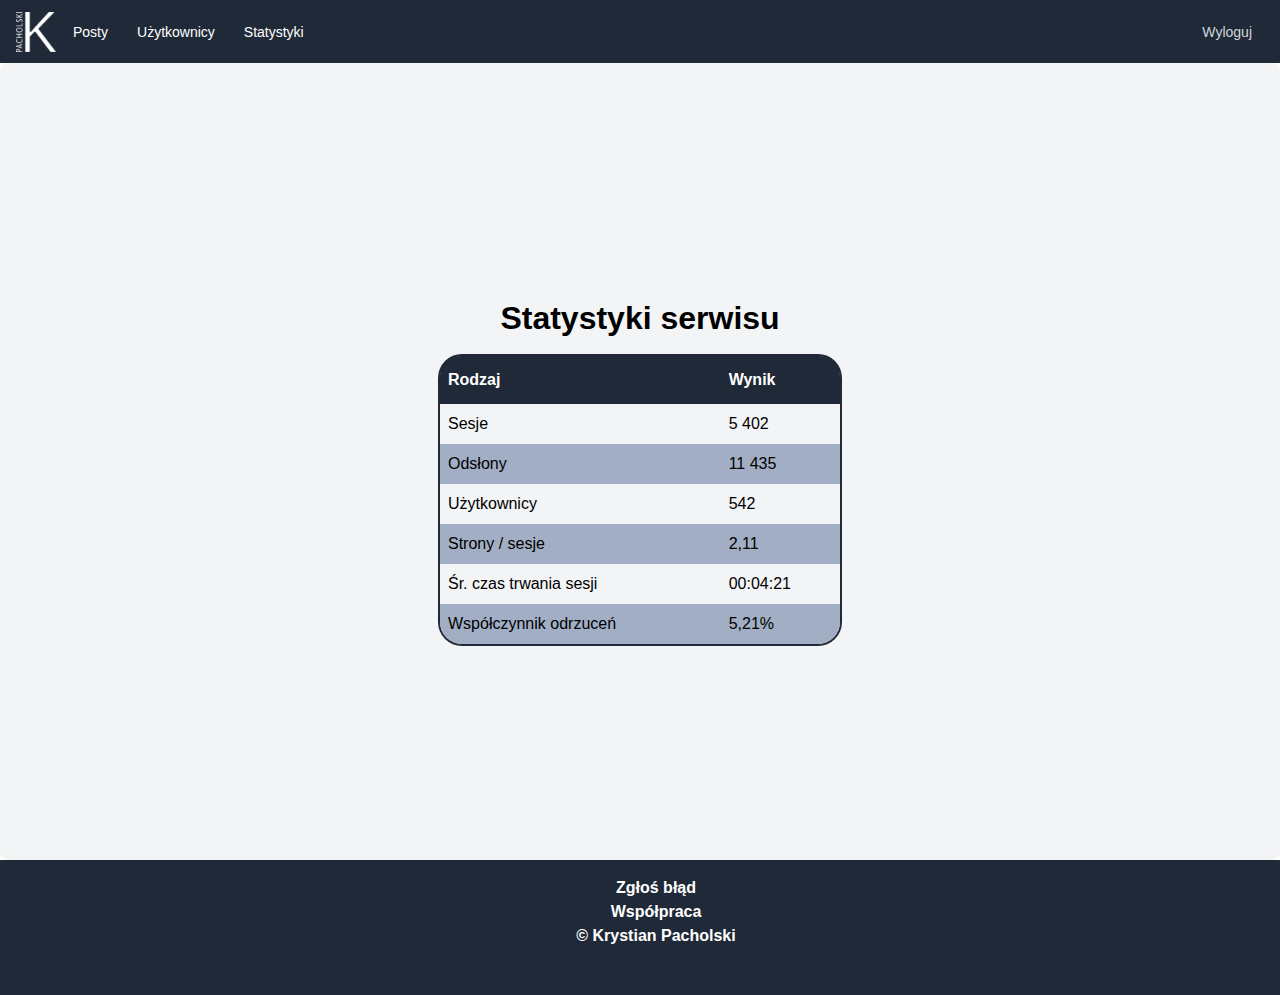
<file: stats.html>
<!DOCTYPE html>
<html lang="pl">
  <head>
    <meta charset="UTF-8" />
    <meta http-equiv="X-UA-Compatible" content="IE=edge" />
    <meta name="viewport" content="width=device-width, initial-scale=1.0" />
    <title>Technologie</title>
    <link rel="stylesheet" href="styles.css" />
    <script src="scripts.js"></script>
  </head>
  <body>
    <nav class="toolbar--wrapper">
      <div class="toolbar--container">
        <div class="toolbar-image--wrapper">
          <img
            class="toolbar-image"
            id="toolbar-image"
            onclick="openHome()"
            src="assets/logo.png"
            alt="My logo"
          />
          <a class="toolbar-button toolbar-button__admin" href="posts.html"
            >Posty</a
          >
          <a class="toolbar-button toolbar-button__admin" href="users.html"
            >Użytkownicy</a
          >
          <a class="toolbar-button toolbar-button__admin" href="stats.html"
            >Statystyki</a
          >
        </div>
        <div>
          <a class="toolbar-button" href="index.html">Wyloguj</a>
        </div>
      </div>
    </nav>
    <main class="main--wrapper">
      <div class="wrapper stats">
        <h2 class="form--title">Statystyki serwisu</h2>
        <table class="cooperation--table">
          <thead>
            <th>Rodzaj</th>
            <th>Wynik</th>
          </thead>
          <tbody>
            <tr>
              <td>Sesje</td>
              <td>5 402</td>
            </tr>
            <tr>
              <td>Odsłony</td>
              <td>11 435</td>
            </tr>
            <tr>
              <td>Użytkownicy</td>
              <td>542</td>
            </tr>
            <tr>
              <td>Strony / sesje</td>
              <td>2,11</td>
            </tr>
            <tr>
              <td>Śr. czas trwania sesji</td>
              <td>00:04:21</td>
            </tr>
            <tr>
              <td>Współczynnik odrzuceń</td>
              <td>5,21%</td>
            </tr>
          </tbody>
        </table>
      </div>
    </main>
    <footer class="footer--wrapper">
      <p class="footer--text">
        <a href="form.html" class="footer--link">Zgłoś błąd</a>
        <br />
        <a href="cooperation.html" class="footer--link">Współpraca</a>
        <br />
        <a href="info.html" class="footer--link">© Krystian Pacholski</a>
      </p>
    </footer>
  </body>
</html>
</file>
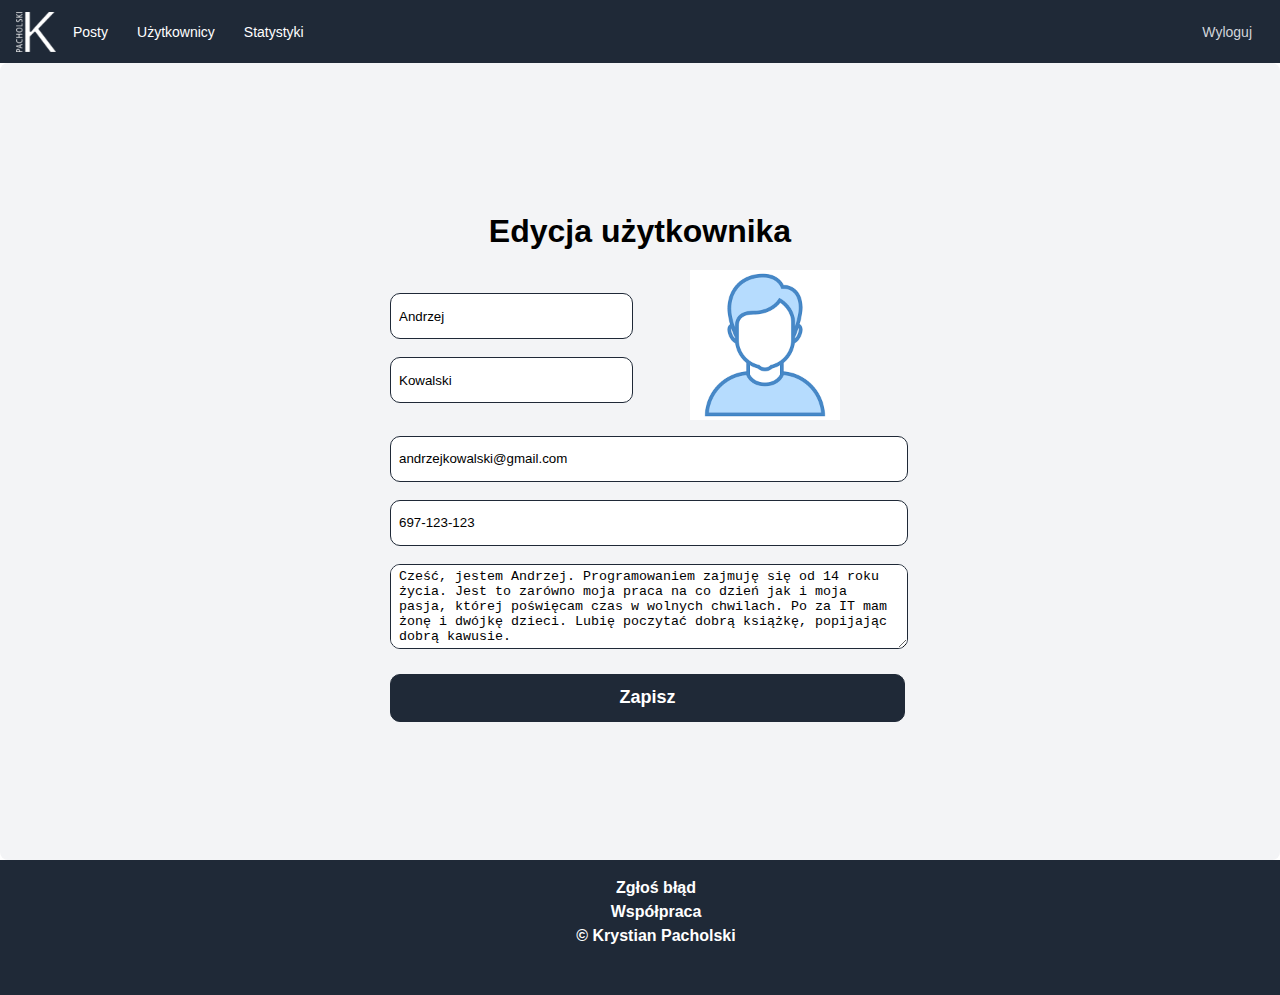
<file: user.html>
<!DOCTYPE html>
<html lang="pl">
  <head>
    <meta charset="UTF-8" />
    <meta http-equiv="X-UA-Compatible" content="IE=edge" />
    <meta name="viewport" content="width=device-width, initial-scale=1.0" />
    <title>Technologie</title>
    <link rel="stylesheet" href="styles.css" />
    <script src="scripts.js"></script>
  </head>
  <body>
    <nav class="toolbar--wrapper">
      <div class="toolbar--container">
        <div class="toolbar-image--wrapper">
          <img
            class="toolbar-image"
            id="toolbar-image"
            onclick="openHome()"
            src="assets/logo.png"
            alt="My logo"
          />
          <a class="toolbar-button toolbar-button__admin" href="posts.html"
            >Posty</a
          >
          <a class="toolbar-button toolbar-button__admin" href="users.html"
            >Użytkownicy</a
          >
          <a class="toolbar-button toolbar-button__admin" href="stats.html"
            >Statystyki</a
          >
        </div>
        <div>
          <a class="toolbar-button" href="index.html">Wyloguj</a>
        </div>
      </div>
    </nav>
    <main class="main--wrapper">
      <div class="wrapper login">
        <form action="admin.html">
          <h2 class="form--title">Edycja użytkownika</h2>
          <div class="user--wrapper">
            <div class="user-input__wrapper">
              <div>
                <label class="sr-only" for="imie">Imie</label>
                <input
                  class="form--input"
                  placeholder="mie"
                  id="imie"
                  required
                  value="Andrzej"
                />
                <label class="sr-only" for="nazwisko">Nazwisko</label>
                <input
                  class="form--input"
                  placeholder="Nazwisko"
                  id="nazwisko"
                  required
                  value="Kowalski"
                />
              </div>
            </div>
            <div class="user--img__wrapper">
              <input type="file" id="imgupload" style="display: none" />
              <label for="imgupload">
                <img src="./assets/user.png" alt="user-image-edit" />
              </label>
            </div>
          </div>
          <label class="sr-only" for="email">Email</label>
          <input
            class="form--input"
            placeholder="E-mail"
            type="email"
            id="email"
            required
            value="andrzejkowalski@gmail.com"
          />
          <label class="sr-only" for="telefon">Telefon</label>
          <input
            class="form--input"
            placeholder="Telefon"
            id="telefon"
            type="tel"
            pattern="[0-9]{3}-[0-9]{3}-[0-9]{3}"
            required
            value="697-123-123"
          />
          <label class="sr-only" for="opis">Opis</label>
          <textarea
            class="form--textarea"
            rows="5"
            required
            placeholder="Opis"
            id="opis"
          >
Cześć, jestem Andrzej. Programowaniem zajmuję się od 14 roku życia. Jest to zarówno moja praca na co dzień jak i moja pasja, której poświęcam czas w wolnych chwilach. Po za IT mam żonę i dwójkę dzieci. Lubię poczytać dobrą książkę, popijając dobrą kawusie.
        </textarea
          >
          <button type="submit" class="form--button">Zapisz</button>
          
          
        </form>
      </div>
    </main>
    <footer class="footer--wrapper">
      <p class="footer--text">
        <a href="form.html" class="footer--link">Zgłoś błąd</a>
        <br />
        <a href="cooperation.html" class="footer--link">Współpraca</a>
        <br />
        <a href="info.html" class="footer--link">© Krystian Pacholski</a>
      </p>
    </footer>
  </body>
</html>
</file>
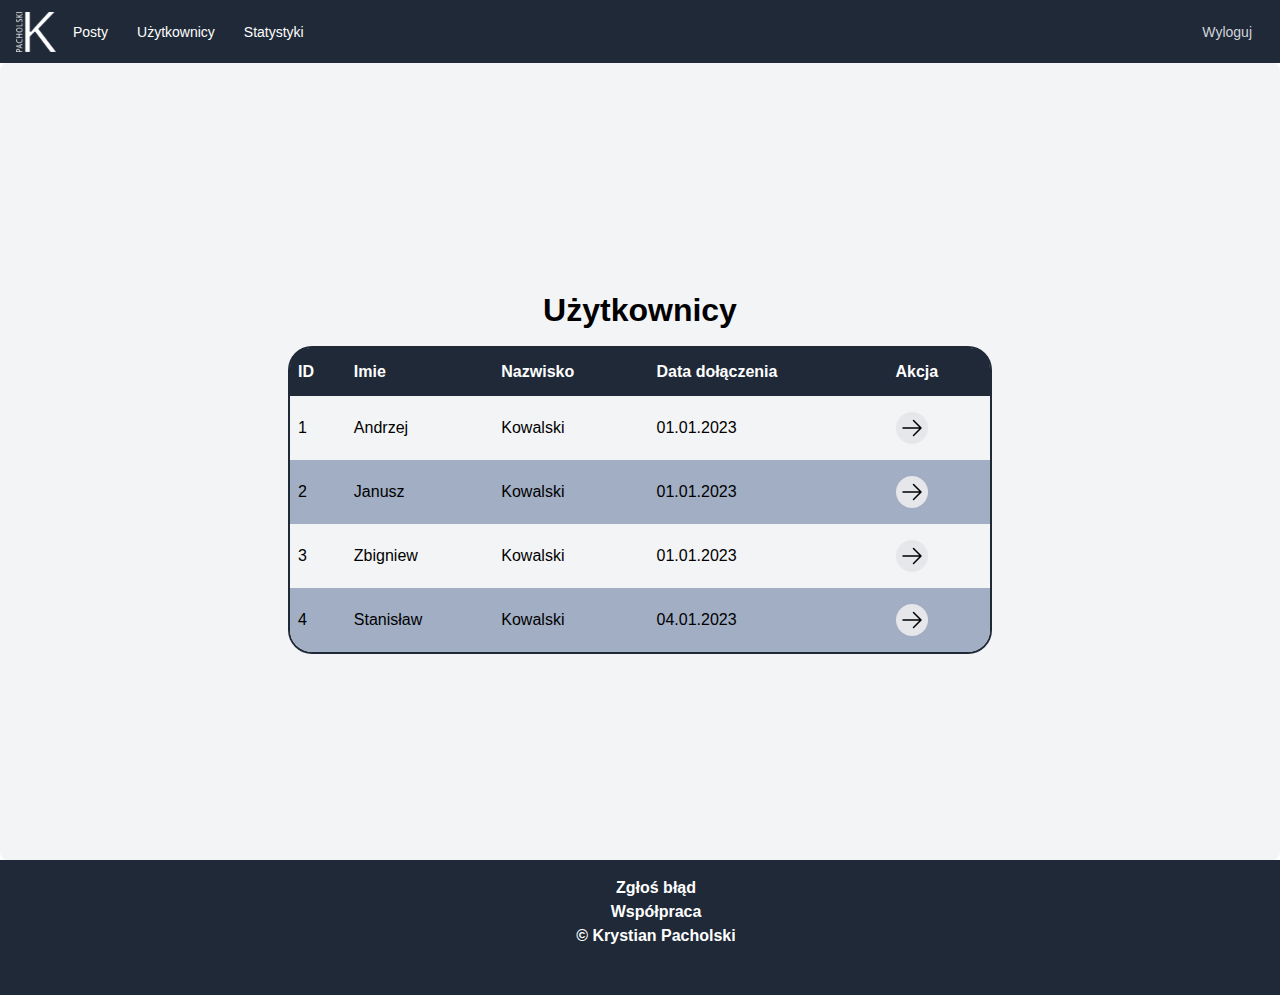
<file: users.html>
<!DOCTYPE html>
<html lang="pl">
  <head>
    <meta charset="UTF-8" />
    <meta http-equiv="X-UA-Compatible" content="IE=edge" />
    <meta name="viewport" content="width=device-width, initial-scale=1.0" />
    <title>Technologie</title>
    <link rel="stylesheet" href="styles.css" />
    <script src="scripts.js"></script>
  </head>
  <body>
    <nav class="toolbar--wrapper">
      <div class="toolbar--container">
        <div class="toolbar-image--wrapper">
          <img
            class="toolbar-image"
            id="toolbar-image"
            onclick="openHome()"
            src="assets/logo.png"
            alt="My logo"
          />
          <a class="toolbar-button toolbar-button__admin" href="posts.html"
            >Posty</a
          >
          <a class="toolbar-button toolbar-button__admin" href="users.html"
            >Użytkownicy</a
          >
          <a class="toolbar-button toolbar-button__admin" href="stats.html"
            >Statystyki</a
          >
        </div>
        <div>
          <a class="toolbar-button" href="index.html">Wyloguj</a>
        </div>
      </div>
    </nav>
    <main class="main--wrapper">
      <div class="wrapper posts">
        <h2 class="form--title">Użytkownicy</h2>
        <table class="posts--table">
          <thead>
            <th>ID</th>
            <th>Imie</th>
            <th>Nazwisko</th>
            <th>Data dołączenia</th>
            <th>Akcja</th>
          </thead>
          <tbody>
            <tr>
              <td>1</td>
              <td>Andrzej</td>
              <td>Kowalski</td>
              <td>01.01.2023</td>
              <td>
                <form
                  class="post-card--button__wrapper"
                  action="user.html"
                  method="get"
                >
                  <button class="post-card--button" type="submit">
                    <span class="sr-only">Link</span>
                    <svg
                      class="post-card--button__icon"
                      xmlns="http://www.w3.org/2000/svg"
                      fill="none"
                      viewBox="0 0 24 24"
                      stroke-width="1.5"
                      stroke="currentColor"
                    >
                      <path
                        stroke-linecap="round"
                        stroke-linejoin="round"
                        d="M13.5 4.5L21 12m0 0l-7.5 7.5M21 12H3"
                      />
                    </svg>
                  </button>
                </form>
              </td>
            </tr>
            <tr>
              <td>2</td>
              <td>Janusz</td>
              <td>Kowalski</td>
              <td>01.01.2023</td>
              <td>
                <form
                  class="post-card--button__wrapper"
                  action="user.html"
                  method="get"
                >
                  <button class="post-card--button" type="submit">
                    <span class="sr-only">Link</span>
                    <svg
                      class="post-card--button__icon"
                      xmlns="http://www.w3.org/2000/svg"
                      fill="none"
                      viewBox="0 0 24 24"
                      stroke-width="1.5"
                      stroke="currentColor"
                    >
                      <path
                        stroke-linecap="round"
                        stroke-linejoin="round"
                        d="M13.5 4.5L21 12m0 0l-7.5 7.5M21 12H3"
                      />
                    </svg>
                  </button>
                </form>
              </td>
            </tr>
            <tr>
              <td>3</td>
              <td>Zbigniew</td>
              <td>Kowalski</td>
              <td>01.01.2023</td>
              <td>
                <form
                  class="post-card--button__wrapper"
                  action="user.html"
                  method="get"
                >
                  <button class="post-card--button" type="submit">
                    <span class="sr-only">Link</span>
                    <svg
                      class="post-card--button__icon"
                      xmlns="http://www.w3.org/2000/svg"
                      fill="none"
                      viewBox="0 0 24 24"
                      stroke-width="1.5"
                      stroke="currentColor"
                    >
                      <path
                        stroke-linecap="round"
                        stroke-linejoin="round"
                        d="M13.5 4.5L21 12m0 0l-7.5 7.5M21 12H3"
                      />
                    </svg>
                  </button>
                </form>
              </td>
            </tr>
            <tr>
              <td>4</td>
              <td>Stanisław</td>
              <td>Kowalski</td>
              <td>04.01.2023</td>
              <td>
                <form
                  class="post-card--button__wrapper"
                  action="user.html"
                  method="get"
                >
                  <button class="post-card--button" type="submit">
                    <span class="sr-only">Link</span>
                    <svg
                      class="post-card--button__icon"
                      xmlns="http://www.w3.org/2000/svg"
                      fill="none"
                      viewBox="0 0 24 24"
                      stroke-width="1.5"
                      stroke="currentColor"
                    >
                      <path
                        stroke-linecap="round"
                        stroke-linejoin="round"
                        d="M13.5 4.5L21 12m0 0l-7.5 7.5M21 12H3"
                      />
                    </svg>
                  </button>
                </form>
              </td>
            </tr>
          </tbody>
        </table>
      </div>
    </main>
    <footer class="footer--wrapper">
      <p class="footer--text">
        <a href="form.html" class="footer--link">Zgłoś błąd</a>
        <br />
        <a href="cooperation.html" class="footer--link">Współpraca</a>
        <br />
        <a href="info.html" class="footer--link">© Krystian Pacholski</a>
      </p>
    </footer>
  </body>
</html>
</file>
<file: styles.css>
body,
html {
    margin: 0;
    padding: 0;
    font-family: Avenir, Helvetica, Arial, sans-serif;
    font-family: Inter, Avenir, Helvetica, Arial, sans-serif;
    font-size: 16px;
    line-height: 24px;
    font-weight: 400;
    /* color-scheme: light dark; */
    /* color: rgba(0, 0, 0, 0.87); */
    font-synthesis: none;
    text-rendering: optimizeLegibility;
    -webkit-font-smoothing: antialiased;
    -moz-osx-font-smoothing: grayscale;
    -webkit-text-size-adjust: 100%;
}

body {
    height: 100%;
    width: 100%;
}

.toolbar--wrapper {
    position: relative;
    background-color: rgb(31 41 55/1);
    margin-left: auto;
    margin-right: auto;
    max-width: 80rem;
    padding-left: 1rem;
    padding-right: 1rem;
}

.toolbar--container {
    display: flex;
    height: 7vh;
    align-items: center;
    justify-content: space-between;
}

.toolbar-image--wrapper {
    display: flex;
    align-items: center;
}

.toolbar-image {
    flex-shrink: 0;
    height: 2.5rem;
    width: 2.5rem;
    cursor: pointer;
}

.toolbar-input {
    height: 2.5rem;
    margin-left: 1.25rem;
    margin-right: 1.25rem;
    display: block;
    min-width: 0px;
    border-radius: 0.375rem;
    border-color: rgb(209 213 219 / 1);
    padding-left: 1rem;
    color: black;
    padding-right: 2rem;
}

.toolbar-input::placeholder {
    color: black;
}

.toolbar-input:focus {
    border-color: rgb(99 102 241 / 1);
}

.toolbar-button__admin {
    color: white !important;
    margin-left: 5px;
}

.toolbar-button {
    color: rgb(209 213 219 /1);
    padding: 0.5rem 0.75rem;
    border-radius: 0.375rem;
    font-size: 0.875rem;
    line-height: 1.25rem;
    font-weight: 500;
    text-decoration: none;
}

.toolbar-button:hover {
    color: white;
    background-color: rgb(55 65 81 / 1);
}

.main--wrapper {
    background-color: rgb(243 244 246 / 1);
    margin-left: auto;
    margin-right: auto;
    border-radius: 0.5rem;
    padding: 1rem;
    height: 100%;
    max-width: 80rem;
}

.main-posts {
    display: flex;
    flex-wrap: wrap;
    margin-bottom: 1rem;
}

@media only screen and (max-width:767px) {
    .main-post--wrapper {
        width: 100% !important;
    }

    .main--wrapper {
        max-width: 100vw !important;
    }

    .toolbar-input {
        width: 30vw !important;
    }

    .footer--wrapper {
        height: 15vh !important;
        width: 100% !important;
        margin: 0 !important;
        padding: 0 !important;
    }

}

@media only screen and (min-width: 768px) and (max-width:1024px) {
    .main-post--wrapper {
        width: 50% !important;
    }

    .footer--wrapper {
        height: 15vh !important;
        width: 100% !important;
        margin: 0 !important;
        padding: 0 !important;
    }
}

@media only screen and (min-width: 1025px) and (max-width:1400px) {
    .footer--wrapper {
        margin: 0 !important;
        width: 100vw !important;
        height: 15vh !important;
    }
}

.main-post--wrapper {
    width: 33.3%;
}

.main-post {
    /* width: auto; */
    padding: 2rem;
}

.main-post-card {
    /* padding: 2rem; */
    min-height: 48px;
    border-radius: 0.5rem;
    border-width: 2px;
    border-color: rgb(229 231 235 / 1);
    background-color: rgb(255 255 255 /1);
    overflow: hidden;
}

.main-post-card .post-card--bar {
    height: 1.25rem;
    width: 100%;
}


.main-post-card .post-card--bar__1 {
    background-color: rgb(255, 198, 198);
}

.main-post-card .post-card--bar__2 {
    background-color: rgb(255, 213, 149);
}

.main-post-card .post-card--bar__3 {
    background-color: rgb(255, 248, 187);
}

.main-post-card .post-card--bar__4 {
    background-color: rgb(223, 255, 148);

}

.main-post-card .post-card--bar__5 {
    background-color: rgb(160, 243, 222);

}

.main-post-card .post-card--bar__6 {
    background-color: rgb(160, 206, 243);

}

.main-post-card .post-card--bar__7 {
    background-color: rgb(195, 191, 250);

}

.main-post-card .post-card--bar__8 {
    background-color: rgb(250, 195, 255);

}

.main-post-card .post-card--bar__9 {
    background-color: rgb(197, 197, 197);

}


.main-post-card .post-card--wrapper {
    padding: 0.5rem 1rem;
}

.main-post-card .post-card--title {
    overflow: hidden;
    display: -webkit-box;
    -webkit-box-orient: vertical;
    -webkit-line-clamp: 1;
    text-align: left;
    margin-bottom: 0.5rem;
    font-weight: 700;
}

.main-post-card .post-card--image__wrapper {
    height: 200px;
    width: 100%;
    display: flex;
    justify-content: center;
}

.main-post-card .post-card--image {
    height: 200px;
    width: auto;
    margin: auto;
}

.sr-only {
    position: absolute;
    left: -10000px;
    top: auto;
    width: 1px;
    height: 1px;
    overflow: hidden;
}

.main-post-card .post-card--content {
    overflow: hidden;
    display: -webkit-box;
    -webkit-box-orient: vertical;
    -webkit-line-clamp: 3;
    color: rgb(73, 73, 73);
    text-align: left;
}

.post-card--button__wrapper {
    display: flex;
    align-items: end;
    flex-direction: column-reverse;
}

.posts--table form {
    align-items: flex-start;
}

.post-card--button {
    text-align: right;
    background-color: rgb(229 231 235 / 1);
    padding: 0.25rem;
    margin-top: 0.5rem;
    margin-bottom: 0.5rem;
    border-radius: 9999px;
    display: inline-flex;
    border: 0;
    align-items: center;
}

.post-card--button:hover {
    background-color: rgb(156 163 175 / 1);
}

.post-card--button__icon {
    height: 1.5rem;
    width: 1.5rem;
    display: block;
}

@media (min-width: 1024px) {
    @media (min-width: 1280px) {
        .lg\:xl\:w-1\/3 {
            width: 33.333333%;
        }
    }
}

.footer--wrapper {
    position: relative;
    background-color: rgb(31 41 55/1);
    margin-left: auto;
    margin-right: auto;
    max-width: 80rem;
    padding-left: 1rem;
    padding-right: 1rem;
    width: 80vw;
    height: 10vh;
    display: flex;
    justify-content: center;
    color: white;
}

.footer--wrapper .footer--text {
    text-align: center;
}

.footer--wrapper .footer--link {
    cursor: pointer;
    color: white;
    text-decoration: none;
    font-weight: bold;
}

.wrapper {
    min-height: 85vh;
    display: flex;
    justify-content: center;
    align-content: center;
    flex-direction: column;
    margin-left: auto;
    margin-right: auto;
    flex-wrap: nowrap;
    max-width: 700px;
}

.form--title {
    text-align: center;
    font-size: 2rem;
}

.form--input {
    width: 100%;
    height: 36px;
    margin-top: 1vh;
    margin-bottom: 1vh;
    border-radius: 10px;
    padding: 0.25rem;
    padding-left: 0.5rem;
    padding-right: 0.5rem;
    border: 1px solid rgb(31 41 55/1);
}

.form--textarea {
    width: 100%;
    margin-top: 1vh;
    margin-bottom: 1vh;
    border-radius: 10px;
    padding: 0.25rem;
    padding-left: 0.5rem;
    padding-right: 0.5rem;
    border: 1px solid rgb(31 41 55/1);
}

.form--button {
    width: 103%;
    cursor: pointer;
    font-size: 1.125rem;
    font-weight: bold;
    color: white;
    margin-top: 1vh;
    margin-bottom: 1vh;
    height: 48px;
    border-radius: 10px;
    padding: 0.25rem;
    padding-left: 0.5rem;
    padding-right: 0.5rem;
    border: 1px solid rgb(31 41 55/1);
    background-color: rgb(31 41 55/1);
}

.info {
    max-width: 650px;
    width: fit-content;
}

.stats {
    max-width: 650px;
    min-width: 400px;
    width: fit-content;
}

.info .info--text {
    font-size: 1rem;
}

.info .info--text .info--text__gray {
    color: rgb(71, 71, 71);
}

.info .info--text .info--link {
    color: rgb(71, 71, 71);
    text-decoration: none;
}

.posts--table,
.cooperation--table {
    font-family: Arial, Helvetica, sans-serif;
    border-collapse: collapse;
    border-radius: 22px;
    border-style: hidden;
    box-shadow: 0 0 0 2px rgb(31 41 55/1);
}

.cooperation--table thead th:first-child,
.posts--table thead th:first-child {
    border-top-left-radius: 20px;
}

.posts--table thead th:nth-child(5),
.cooperation--table thead th:nth-child(2) {
    border-top-right-radius: 20px;
}

.posts--table td,
.posts--table th,
.cooperation--table td,
.cooperation--table th {
    padding: 8px;
}

.posts--table tr:nth-child(even),
.cooperation--table tr:nth-child(even) {
    background-color: rgb(161, 174, 196);
}

.posts--table tr:last-child td:first-child,
.cooperation--table tr:last-child td:first-child {
    border-bottom-left-radius: 22px !important;
}

.posts--table tr:last-child td:last-child,
.cooperation--table tr:last-child td:last-child {
    border-bottom-right-radius: 22px !important;
}

.cooperation--table tr:hover {
    background-color: #ddd;
}

.posts--table th,
.cooperation--table th {
    padding-top: 12px;
    padding-bottom: 12px;
    text-align: left;
    background-color: rgb(31 41 55/1);
    color: white;
}

.login {
    max-width: 500px;
}

.stats {
    max-width: 900px;
    min-width: 700;
    width: fit-content;
}

.user--wrapper {
    display: flex;
    flex-direction: row;
    flex-shrink: 0 1;
}

.post--wrapper img {
    max-height: 200px;
    width: auto;
}

.post--wrapper {
    display: flex;
    align-content: center;
    justify-content: center;
}

.user--wrapper .form--input {
    width: 90%;
}

.user--wrapper img {
    max-height: 150px;
    width: auto;
    cursor: pointer;
}

.user--img__wrapper {
    display: flex;
    justify-content: center;
    flex-grow: 1;
    flex-basis: 0;
}

.user-input__wrapper {
    display: flex;

    flex-direction: column;
    justify-content: center;
    align-content: center;
    flex-grow: 1;
    flex-basis: 0;

}
</file>
